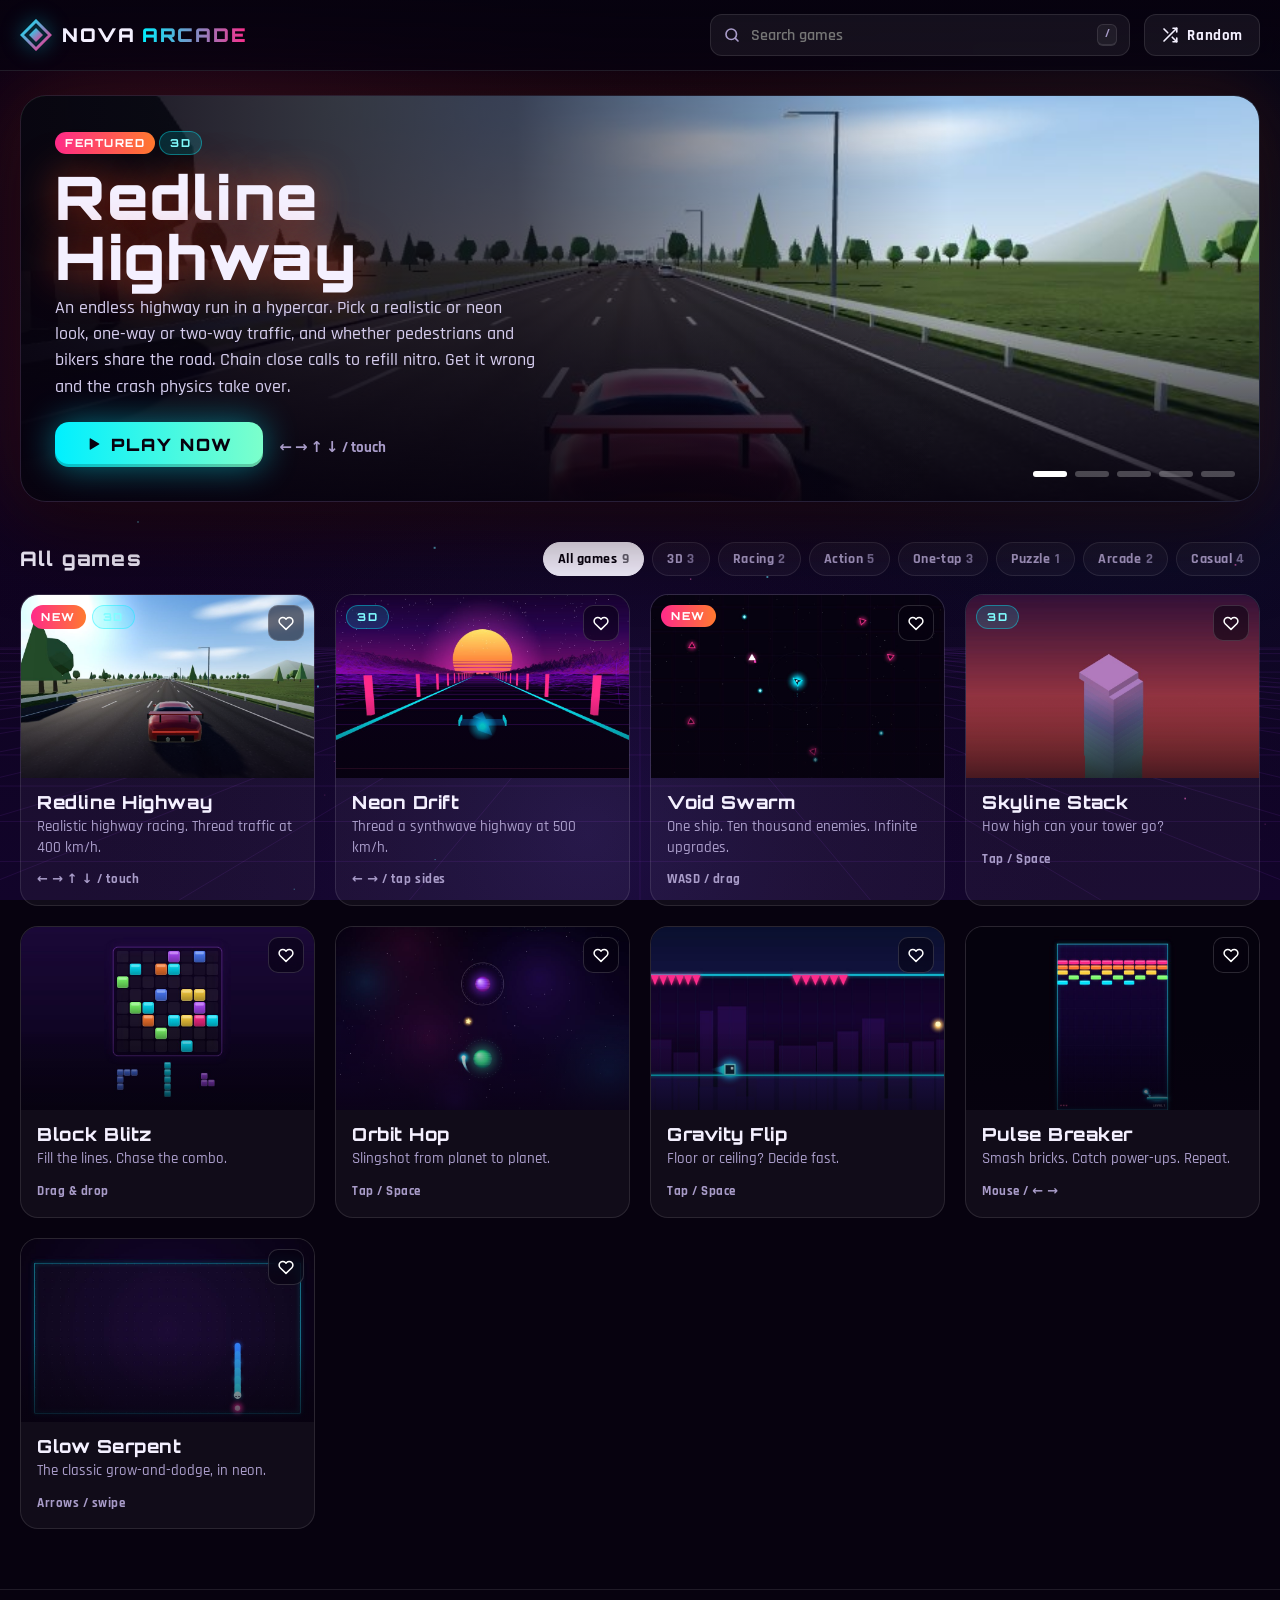
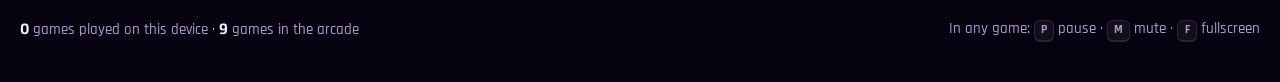
<file: index.html>
<!doctype html>
<html lang="en">
<head>
<meta charset="utf-8">
<meta name="viewport" content="width=device-width, initial-scale=1, viewport-fit=cover">
<title>Nova Arcade</title>
<meta name="description" content="Free browser games — fast, addictive, no downloads.">
<link rel="icon" href="assets/icon.svg" type="image/svg+xml">
<link rel="preconnect" href="https://fonts.googleapis.com">
<link rel="stylesheet" href="https://fonts.googleapis.com/css2?family=Exo+2:ital,wght@0,700;0,800;0,900;1,900&family=Orbitron:wght@600;800;900&family=Rajdhani:wght@500;600;700&display=swap">
<link rel="stylesheet" href="assets/portal.css">
</head>
<body>
<canvas id="bgfx" aria-hidden="true"></canvas>

<header class="top">
  <a class="logo" href="index.html" aria-label="Nova Arcade home">
    <svg viewBox="0 0 32 32" aria-hidden="true"><defs><linearGradient id="lg" x1="0" y1="0" x2="1" y2="1"><stop offset="0" stop-color="#00f0ff"/><stop offset="1" stop-color="#ff2a8a"/></linearGradient></defs><path d="M16 2 30 16 16 30 2 16Z" fill="none" stroke="url(#lg)" stroke-width="3"/><path d="M16 9 23 16 16 23 9 16Z" fill="url(#lg)"/></svg>
    <span>NOVA<b>ARCADE</b></span>
  </a>
  <label class="search">
    <svg viewBox="0 0 24 24" fill="none" stroke="currentColor" stroke-width="2.2" stroke-linecap="round" aria-hidden="true"><circle cx="11" cy="11" r="7"/><path d="m20 20-3.5-3.5"/></svg>
    <input id="q" type="search" placeholder="Search games" autocomplete="off" aria-label="Search games">
    <kbd>/</kbd>
  </label>
  <button class="pill" id="random" type="button">
    <svg viewBox="0 0 24 24" fill="none" stroke="currentColor" stroke-width="2.2" stroke-linecap="round" stroke-linejoin="round" aria-hidden="true"><path d="M16 3h5v5"/><path d="M4 20 21 3"/><path d="M21 16v5h-5"/><path d="m15 15 6 6"/><path d="M4 4l5 5"/></svg>
    <span>Random</span>
  </button>
</header>

<main>
  <section class="hero" id="hero" aria-label="Featured game"></section>

  <section class="row" id="recentWrap" hidden>
    <h2>Jump back in</h2>
    <div class="recent" id="recent"></div>
  </section>

  <section class="row">
    <div class="rowhead">
      <h2 id="gridTitle">All games</h2>
      <div class="chips" id="chips" role="tablist"></div>
    </div>
    <div class="grid" id="grid"></div>
    <p class="empty" id="empty" hidden>No games match that search.</p>
  </section>
</main>

<footer class="foot">
  <div><b id="statPlays">0</b> games played on this device &middot; <b id="statGames">0</b> games in the arcade</div>
  <div class="tips">In any game: <kbd>P</kbd> pause &middot; <kbd>M</kbd> mute &middot; <kbd>F</kbd> fullscreen</div>
</footer>

<script src="assets/games.js"></script>
<script src="assets/portal.js"></script>
</body>
</html>
</file>
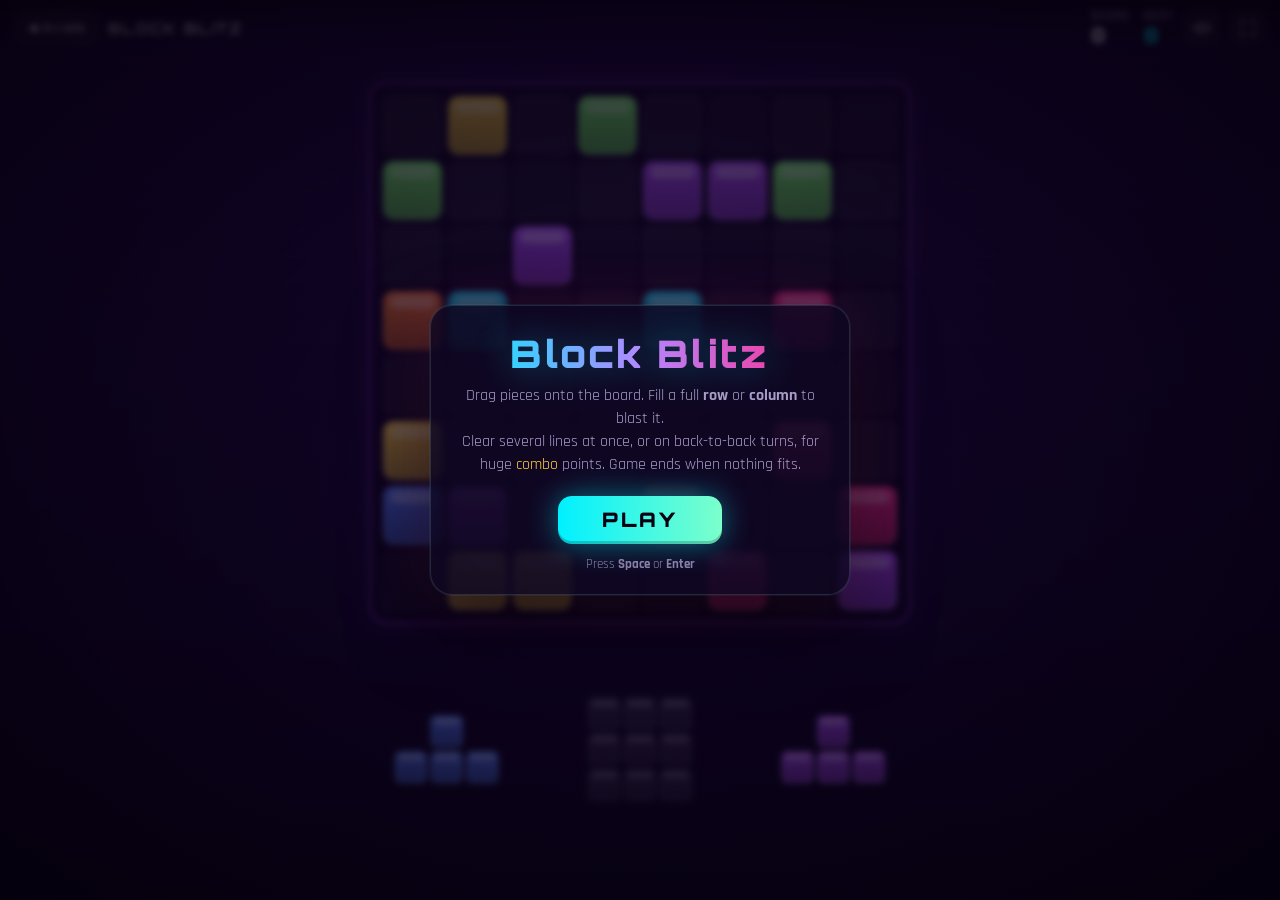
<file: games/block-blitz/index.html>
<!doctype html>
<html lang="en">
<head>
<meta charset="utf-8">
<meta name="viewport" content="width=device-width, initial-scale=1, maximum-scale=1, viewport-fit=cover">
<title>Block Blitz</title>
<link rel="preconnect" href="https://fonts.googleapis.com">
<link rel="stylesheet" href="https://fonts.googleapis.com/css2?family=Exo+2:ital,wght@0,700;0,800;0,900;1,900&family=Orbitron:wght@600;800;900&family=Rajdhani:wght@500;600;700&display=swap">
<link rel="stylesheet" href="../../shared/game.css">
</head>
<body>
<canvas id="c"></canvas>
<script src="../../shared/arcade.js"></script>
<script src="game.js"></script>
</body>
</html>
</file>
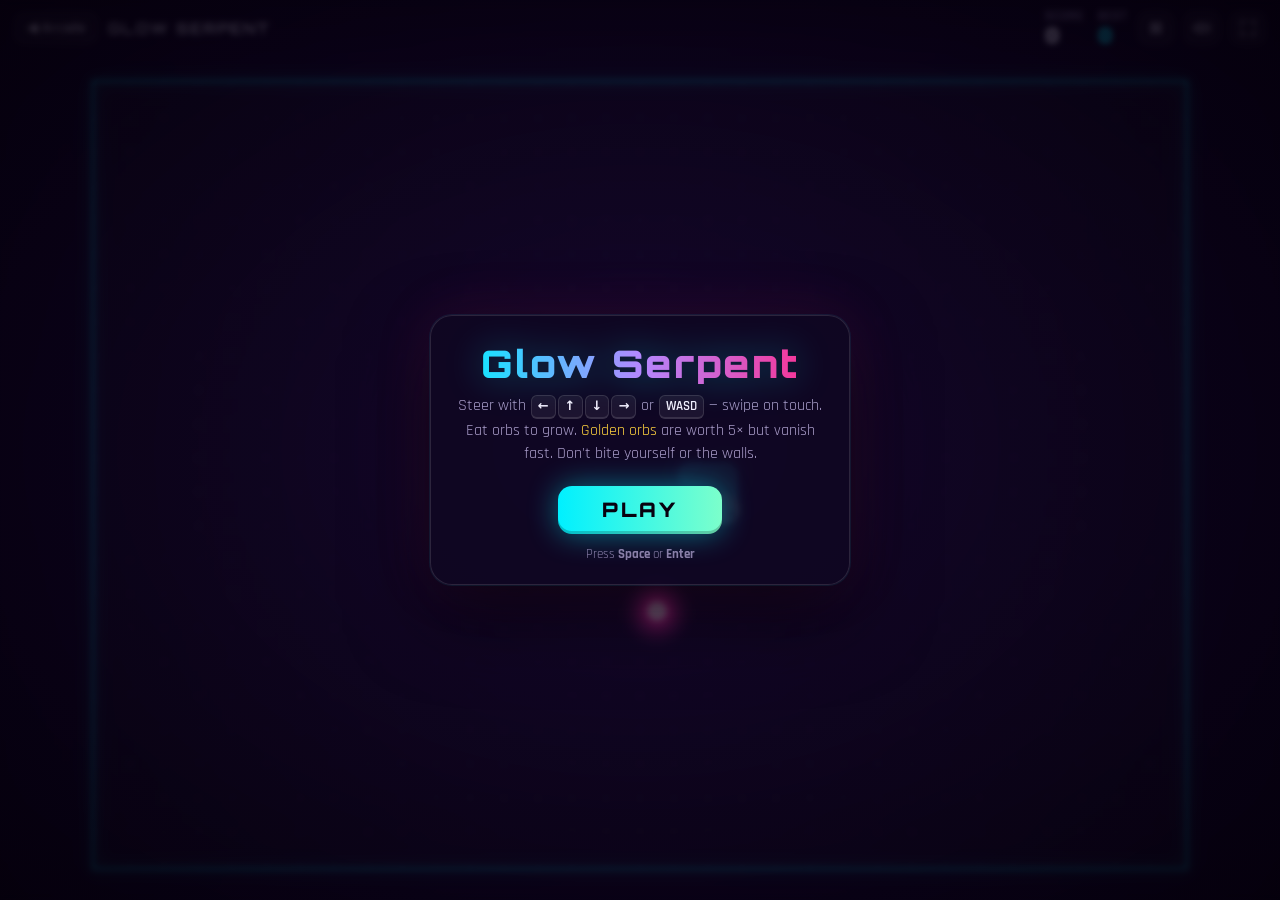
<file: games/glow-serpent/index.html>
<!doctype html>
<html lang="en">
<head>
<meta charset="utf-8">
<meta name="viewport" content="width=device-width, initial-scale=1, maximum-scale=1, viewport-fit=cover">
<title>Glow Serpent</title>
<link rel="preconnect" href="https://fonts.googleapis.com">
<link rel="stylesheet" href="https://fonts.googleapis.com/css2?family=Exo+2:ital,wght@0,700;0,800;0,900;1,900&family=Orbitron:wght@600;800;900&family=Rajdhani:wght@500;600;700&display=swap">
<link rel="stylesheet" href="../../shared/game.css">
</head>
<body>
<canvas id="c"></canvas>
<script src="../../shared/arcade.js"></script>
<script src="game.js"></script>
</body>
</html>
</file>
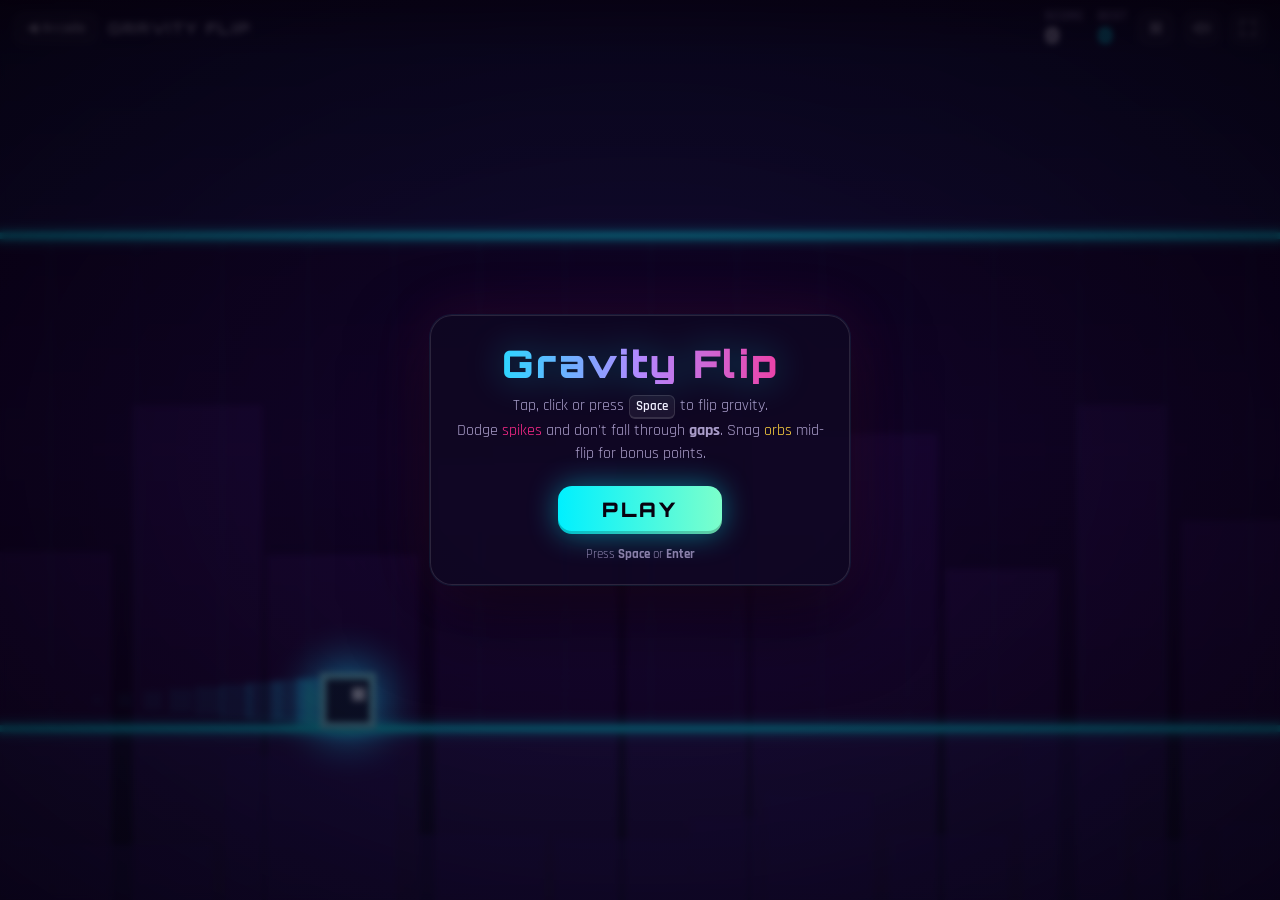
<file: games/gravity-flip/index.html>
<!doctype html>
<html lang="en">
<head>
<meta charset="utf-8">
<meta name="viewport" content="width=device-width, initial-scale=1, maximum-scale=1, viewport-fit=cover">
<title>Gravity Flip</title>
<link rel="preconnect" href="https://fonts.googleapis.com">
<link rel="stylesheet" href="https://fonts.googleapis.com/css2?family=Exo+2:ital,wght@0,700;0,800;0,900;1,900&family=Orbitron:wght@600;800;900&family=Rajdhani:wght@500;600;700&display=swap">
<link rel="stylesheet" href="../../shared/game.css">
</head>
<body>
<canvas id="c"></canvas>
<script src="../../shared/arcade.js"></script>
<script src="game.js"></script>
</body>
</html>
</file>
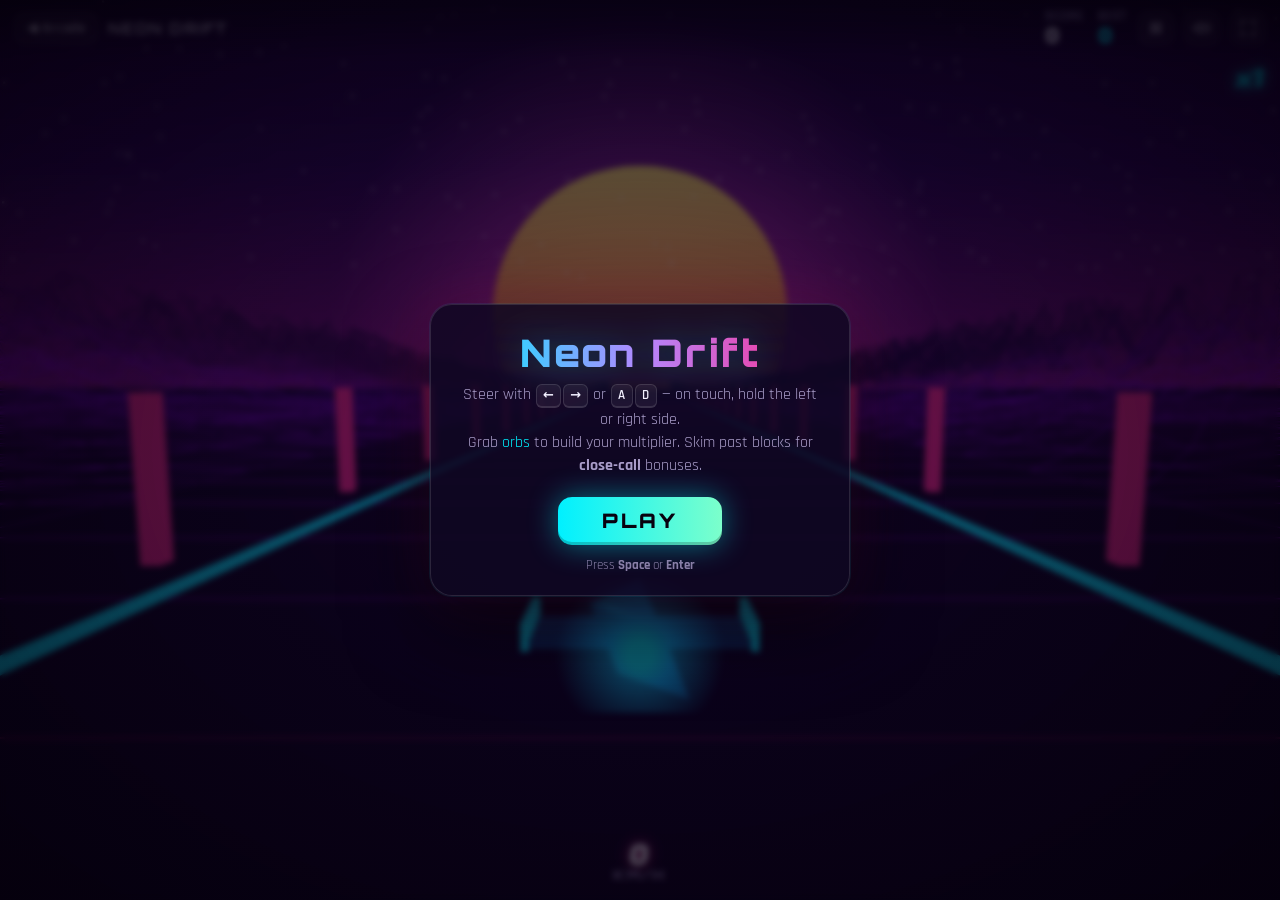
<file: games/neon-drift/index.html>
<!doctype html>
<html lang="en">
<head>
<meta charset="utf-8">
<meta name="viewport" content="width=device-width, initial-scale=1, maximum-scale=1, viewport-fit=cover">
<title>Neon Drift</title>
<link rel="preconnect" href="https://fonts.googleapis.com">
<link rel="stylesheet" href="https://fonts.googleapis.com/css2?family=Exo+2:ital,wght@0,700;0,800;0,900;1,900&family=Orbitron:wght@600;800;900&family=Rajdhani:wght@500;600;700&display=swap">
<link rel="stylesheet" href="../../shared/game.css">
<style>
  #speed { position: fixed; left: 50%; bottom: 18px; transform: translateX(-50%); z-index: 10;
    font: 800 14px/1 var(--display); letter-spacing: .2em; color: var(--muted); text-align: center; pointer-events: none; }
  #speed b { display: block; font: italic 900 30px/1 var(--num); color: #fff; text-shadow: 0 0 14px #ff2a8a; }
  #mult { position: fixed; right: 16px; top: 64px; z-index: 10; font: italic 900 26px/1 var(--num); color: #00f0ff;
    text-shadow: 0 0 14px #00f0ff; pointer-events: none; transition: transform .15s; }
</style>
</head>
<body>
<div id="speed"><b>0</b>KM/H</div>
<div id="mult">x1</div>
<script src="../../vendor/three.min.js"></script>
<script src="../../shared/arcade.js"></script>
<script src="game.js"></script>
</body>
</html>
</file>
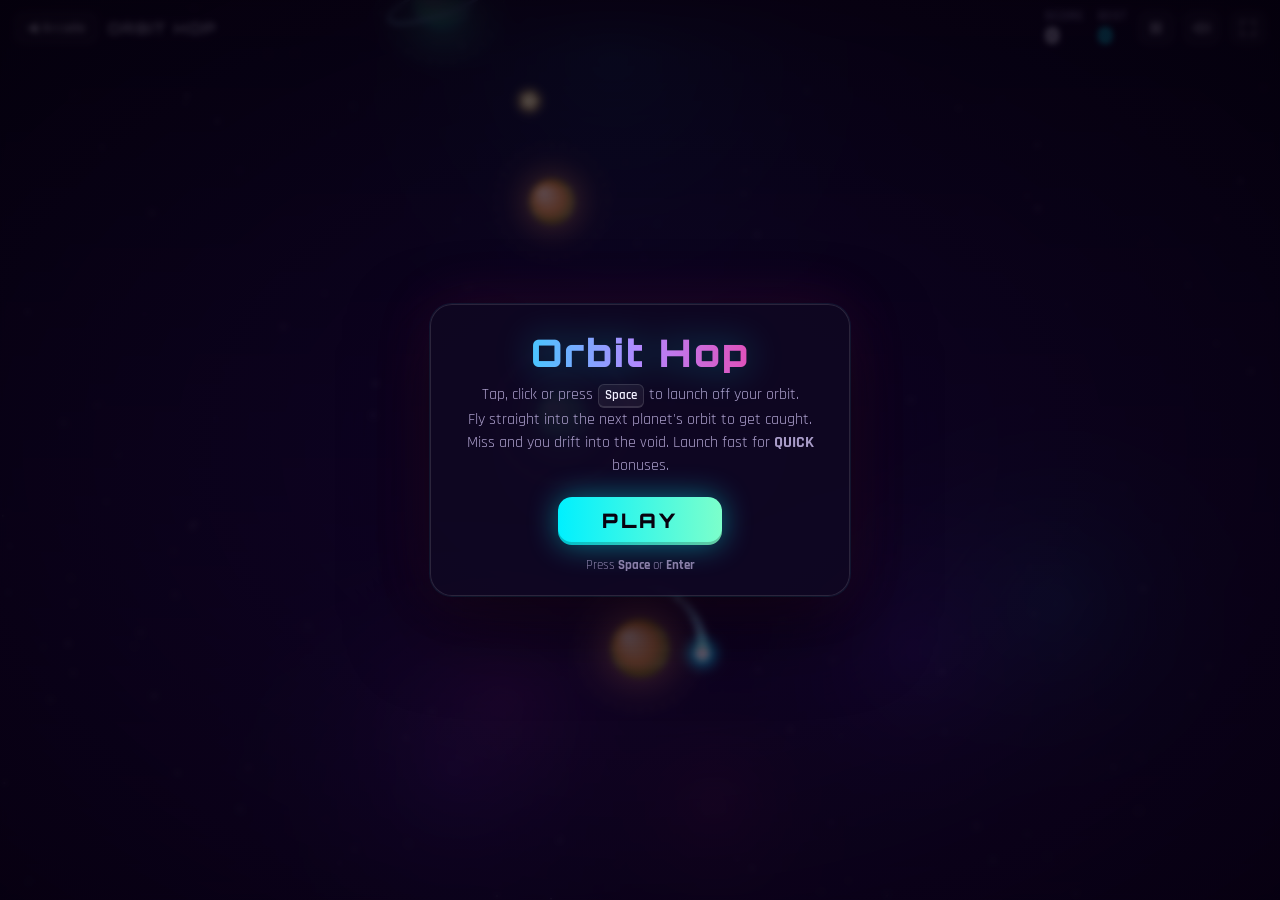
<file: games/orbit-hop/index.html>
<!doctype html>
<html lang="en">
<head>
<meta charset="utf-8">
<meta name="viewport" content="width=device-width, initial-scale=1, maximum-scale=1, viewport-fit=cover">
<title>Orbit Hop</title>
<link rel="preconnect" href="https://fonts.googleapis.com">
<link rel="stylesheet" href="https://fonts.googleapis.com/css2?family=Exo+2:ital,wght@0,700;0,800;0,900;1,900&family=Orbitron:wght@600;800;900&family=Rajdhani:wght@500;600;700&display=swap">
<link rel="stylesheet" href="../../shared/game.css">
</head>
<body>
<canvas id="c"></canvas>
<script src="../../shared/arcade.js"></script>
<script src="game.js"></script>
</body>
</html>
</file>
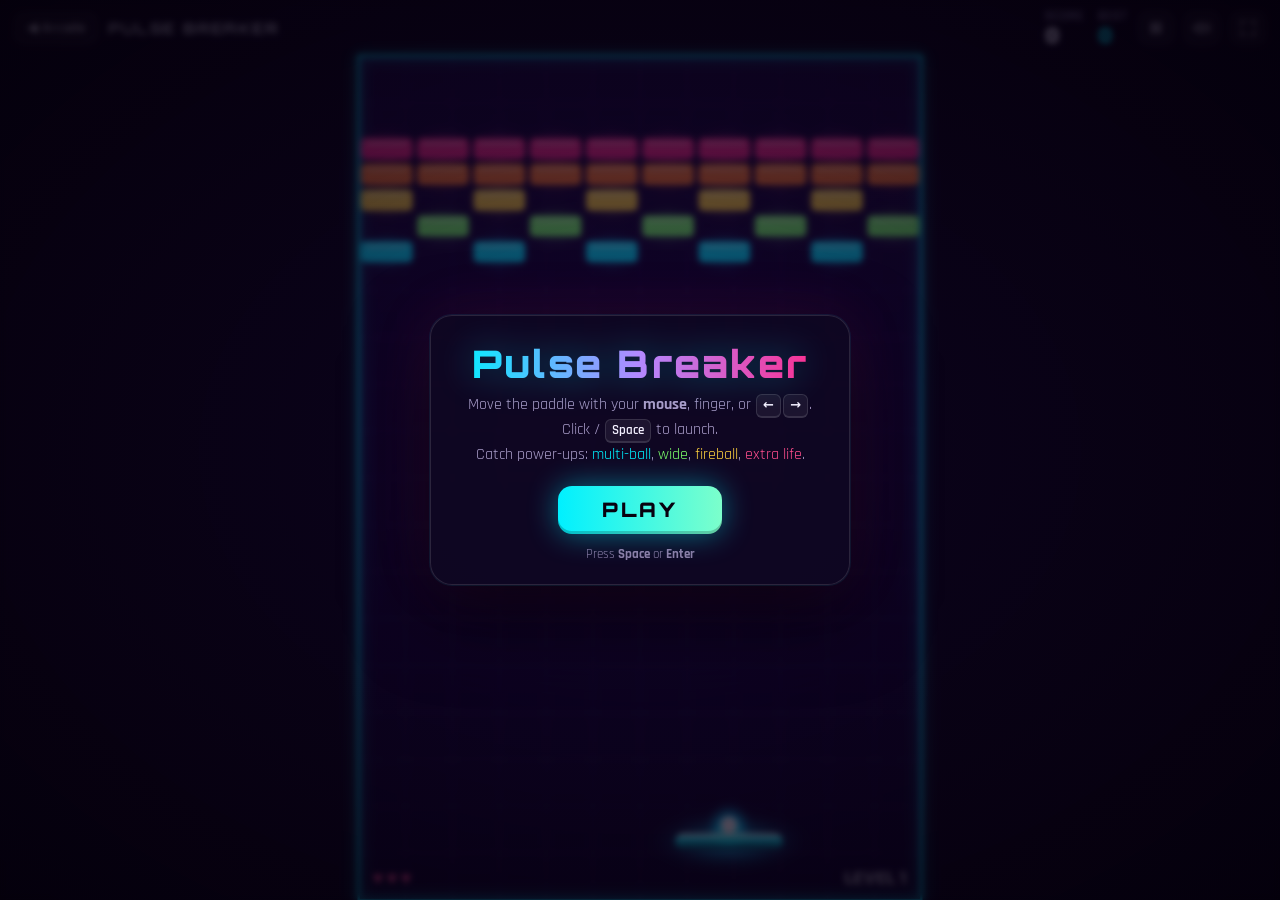
<file: games/pulse-breaker/index.html>
<!doctype html>
<html lang="en">
<head>
<meta charset="utf-8">
<meta name="viewport" content="width=device-width, initial-scale=1, maximum-scale=1, viewport-fit=cover">
<title>Pulse Breaker</title>
<link rel="preconnect" href="https://fonts.googleapis.com">
<link rel="stylesheet" href="https://fonts.googleapis.com/css2?family=Exo+2:ital,wght@0,700;0,800;0,900;1,900&family=Orbitron:wght@600;800;900&family=Rajdhani:wght@500;600;700&display=swap">
<link rel="stylesheet" href="../../shared/game.css">
</head>
<body>
<canvas id="c"></canvas>
<script src="../../shared/arcade.js"></script>
<script src="game.js"></script>
</body>
</html>
</file>
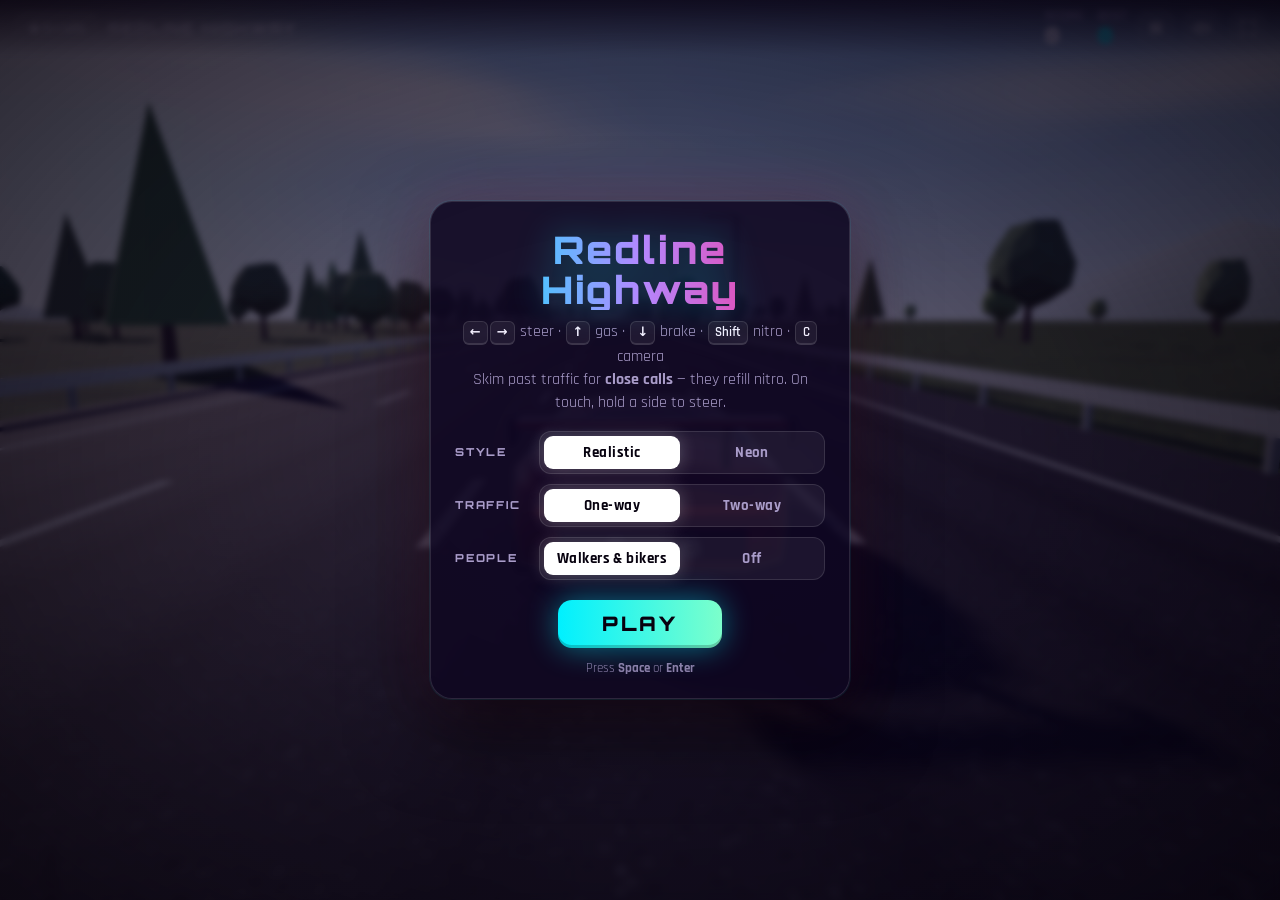
<file: games/redline-highway/index.html>
<!doctype html>
<html lang="en">
<head>
<meta charset="utf-8">
<meta name="viewport" content="width=device-width, initial-scale=1, maximum-scale=1, viewport-fit=cover">
<title>Redline Highway</title>
<link rel="preconnect" href="https://fonts.googleapis.com">
<link rel="stylesheet" href="https://fonts.googleapis.com/css2?family=Exo+2:ital,wght@0,700;0,800;0,900;1,900&family=Orbitron:wght@600;800;900&family=Rajdhani:wght@500;600;700&display=swap">
<link rel="stylesheet" href="../../shared/game.css">
<style>
  #hud { position: fixed; left: 50%; bottom: 14px; transform: translateX(-50%); z-index: 10; pointer-events: none; text-align: center;
    opacity: 0; transition: opacity .3s; }
  #hud.on { opacity: 1; }
  #spd b { display: block; font: italic 900 clamp(44px, 9vw, 68px)/0.9 var(--num); color: #fff; text-shadow: 0 2px 18px rgba(0,0,0,.6); }
  #spd span { font: 800 12px/1 var(--display); letter-spacing: .3em; color: rgba(255,255,255,.75); text-shadow: 0 1px 6px rgba(0,0,0,.7); }
  .bars { display: flex; gap: 10px; margin-top: 8px; justify-content: center; }
  .bar { width: min(150px, 34vw); }
  .bar div { height: 8px; border-radius: 99px; background: rgba(0,0,0,.45); border: 1px solid rgba(255,255,255,.25); overflow: hidden; }
  .bar i { display: block; height: 100%; width: 0; border-radius: 99px; }
  .bar.nos i { background: linear-gradient(90deg, #00b7ff, #7cf9ff); box-shadow: 0 0 10px #00d0ff; }
  .bar.dmg i { background: linear-gradient(90deg, #ffb000, #ff2a2a); }
  .bar span { display: block; margin-top: 3px; font: 800 10px/1 var(--display); letter-spacing: .25em; color: rgba(255,255,255,.75); text-shadow: 0 1px 4px rgba(0,0,0,.8); }
  #tag { position: fixed; right: 14px; top: 62px; z-index: 10; pointer-events: none; text-align: right;
    font: italic 900 24px/1.1 var(--num); color: #fff; text-shadow: 0 2px 12px rgba(0,0,0,.7); }
  #tag small { display: block; font: 800 11px/1.3 var(--display); letter-spacing: .18em; font-style: normal; color: #ffd23f; }
  #touch { position: fixed; left: 0; right: 0; bottom: 110px; z-index: 12; display: none; justify-content: space-between; padding: 0 14px; pointer-events: none; }
  #touch.on { display: flex; }
  #touch button { pointer-events: auto; width: 84px; height: 62px; border-radius: 16px; border: 1px solid rgba(255,255,255,.3);
    background: rgba(0,0,0,.4); color: #fff; font: 800 13px/1 var(--display); letter-spacing: .1em; backdrop-filter: blur(4px); touch-action: none; }
  #touch button:active { background: rgba(255,255,255,.25); }
  .rl-opts { margin: 16px 0 0; display: grid; gap: 10px; }
  .rl-row { display: flex; align-items: center; gap: 10px; }
  .rl-row > span { width: 74px; text-align: left; font: 800 11px/1 var(--display); letter-spacing: .16em; color: var(--muted); }
  .seg { flex: 1; display: grid; grid-template-columns: 1fr 1fr; gap: 4px; padding: 4px; border-radius: 12px; background: rgba(255,255,255,.06); border: 1px solid var(--line); }
  .seg button { appearance: none; border: 0; border-radius: 9px; padding: 9px 6px; cursor: pointer; background: none; color: var(--muted); font: 700 15px/1 var(--font); letter-spacing: .03em; transition: all .15s; }
  .seg button:hover { color: #fff; }
  .seg button.on { background: #fff; color: #07020f; box-shadow: 0 0 18px rgba(255,255,255,.25); }
  .rl-stats { display: flex; justify-content: center; gap: 18px; margin-top: 12px; }
  .rl-stats div { font: 800 18px/1.1 var(--num); color: #fff; }
  .rl-stats small { display: block; font: 700 10px/1.4 var(--display); letter-spacing: .16em; color: var(--muted); }
</style>
</head>
<body>
<div id="hud">
  <div id="spd"><b>0</b><span>KM/H</span></div>
  <div class="bars">
    <div class="bar nos"><div><i></i></div><span>NITRO</span></div>
    <div class="bar dmg"><div><i></i></div><span>DAMAGE</span></div>
  </div>
</div>
<div id="tag"></div>
<div id="touch"><button id="tb" type="button">BRAKE</button><button id="tn" type="button">NITRO</button></div>
<script src="../../vendor/three.min.js"></script>
<script src="../../shared/arcade.js"></script>
<script src="cars.js"></script>
<script src="people.js"></script>
<script src="world.js"></script>
<script src="game.js"></script>
</body>
</html>
</file>
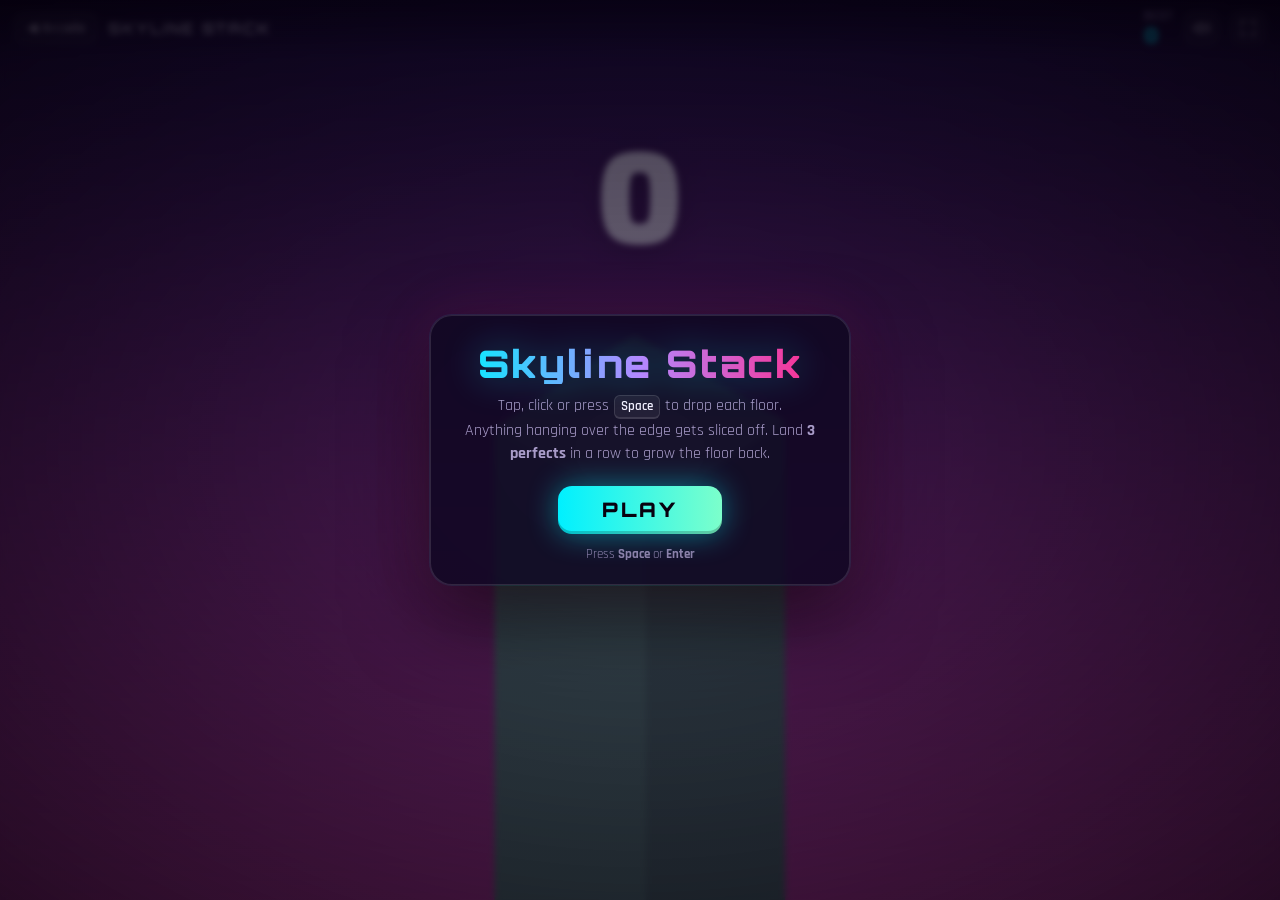
<file: games/skyline-stack/index.html>
<!doctype html>
<html lang="en">
<head>
<meta charset="utf-8">
<meta name="viewport" content="width=device-width, initial-scale=1, maximum-scale=1, viewport-fit=cover">
<title>Skyline Stack</title>
<link rel="preconnect" href="https://fonts.googleapis.com">
<link rel="stylesheet" href="https://fonts.googleapis.com/css2?family=Exo+2:ital,wght@0,700;0,800;0,900;1,900&family=Orbitron:wght@600;800;900&family=Rajdhani:wght@500;600;700&display=swap">
<link rel="stylesheet" href="../../shared/game.css">
<style>
  body { background: linear-gradient(180deg, var(--top, #1b0b3a), var(--bot, #ff6f91)); transition: background 1s; }
  #bg { position: fixed; inset: 0; background: linear-gradient(180deg, var(--top), var(--bot)); transition: opacity .8s; }
  #big { position: fixed; top: 14%; left: 0; right: 0; text-align: center; z-index: 5; pointer-events: none;
    font: 900 clamp(64px, 16vw, 130px)/1 var(--num); color: rgba(255,255,255,.92); text-shadow: 0 6px 30px rgba(0,0,0,.25); }
  #combo { position: fixed; top: calc(14% + clamp(62px, 15vw, 118px)); left: 0; right: 0; text-align: center; z-index: 5;
    pointer-events: none; font: 800 18px/1 var(--display); letter-spacing: .2em; color: #fff; opacity: 0; transition: opacity .2s; }
  .ub-hud .ub-stats > div:first-child { display: none; }
</style>
</head>
<body>
<div id="big">0</div>
<div id="combo">PERFECT</div>
<script src="../../vendor/three.min.js"></script>
<script src="../../shared/arcade.js"></script>
<script src="game.js"></script>
</body>
</html>
</file>
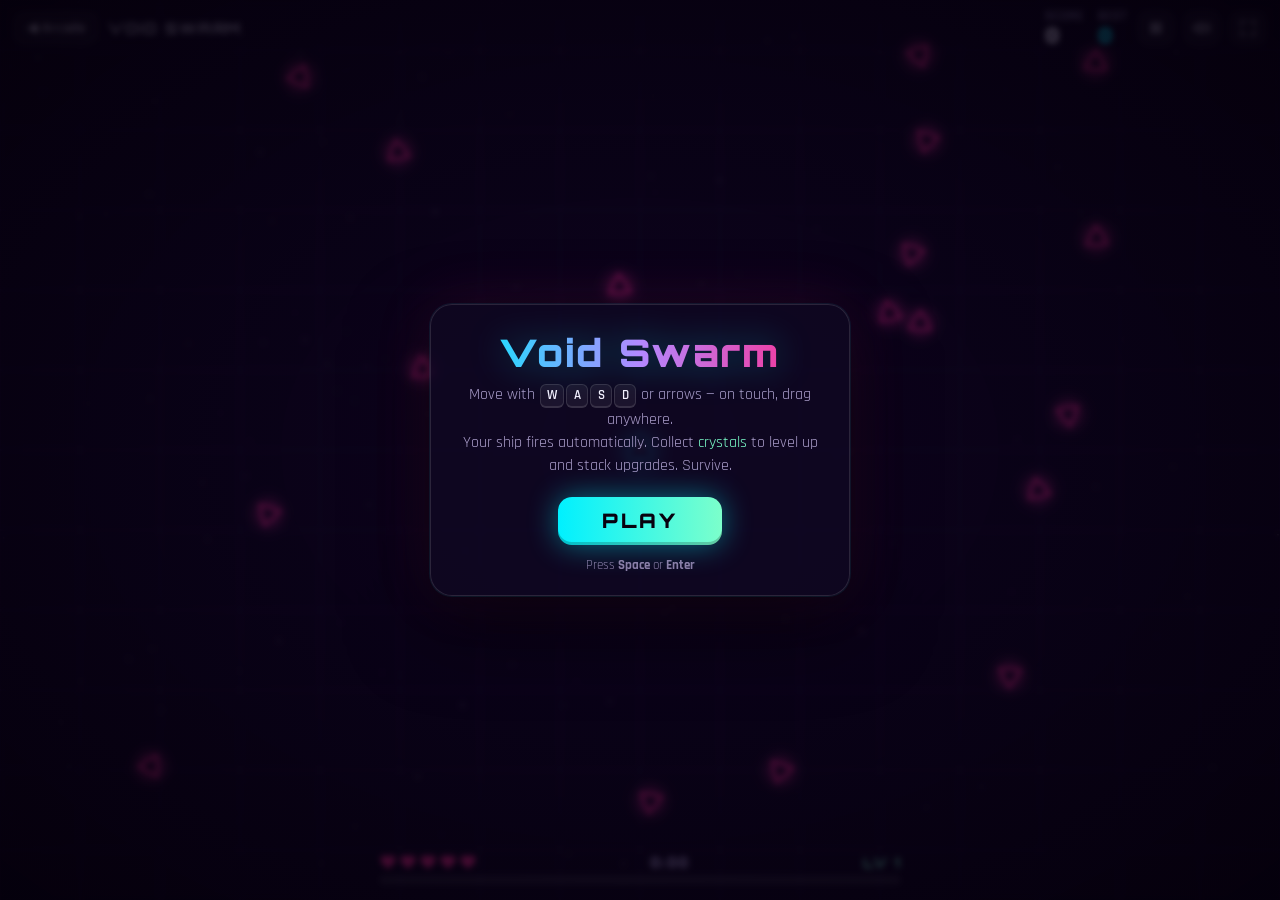
<file: games/void-swarm/index.html>
<!doctype html>
<html lang="en">
<head>
<meta charset="utf-8">
<meta name="viewport" content="width=device-width, initial-scale=1, maximum-scale=1, viewport-fit=cover">
<title>Void Swarm</title>
<link rel="preconnect" href="https://fonts.googleapis.com">
<link rel="stylesheet" href="https://fonts.googleapis.com/css2?family=Exo+2:ital,wght@0,700;0,800;0,900;1,900&family=Orbitron:wght@600;800;900&family=Rajdhani:wght@500;600;700&display=swap">
<link rel="stylesheet" href="../../shared/game.css">
<style>
  #bar { position: fixed; left: 50%; bottom: 16px; transform: translateX(-50%); width: min(520px, calc(100% - 32px)); z-index: 10; pointer-events: none; }
  #bar .row { display: flex; justify-content: space-between; align-items: end; margin-bottom: 6px; font: 800 14px/1 var(--display); letter-spacing: .1em; }
  #hearts { display: flex; gap: 4px; }
  #hearts i { width: 16px; height: 16px; display: block; background: #ff2a8a; clip-path: path("M8 15 1.5 8.5A4 4 0 0 1 8 3a4 4 0 0 1 6.5 5.5Z"); filter: drop-shadow(0 0 6px #ff2a8a); }
  #hearts i.off { background: rgba(255,255,255,.15); filter: none; }
  #xp { height: 8px; border-radius: 99px; background: rgba(255,255,255,.1); overflow: hidden; border: 1px solid rgba(255,255,255,.12); }
  #xp div { height: 100%; width: 0; background: linear-gradient(90deg, #00f0ff, #7cffcb); box-shadow: 0 0 12px #00f0ff; transition: width .15s; }
  #lvl { color: #7cffcb; } #time { color: var(--muted); font-family: var(--num); font-size: 16px; }
  #up { position: fixed; inset: 0; z-index: 35; display: none; place-items: center; padding: 16px; background: rgba(5,0,12,.72); backdrop-filter: blur(4px); }
  #up.show { display: grid; }
  #up h2 { margin: 0 0 16px; text-align: center; font: 900 30px/1 var(--display); letter-spacing: .12em; color: #7cffcb; text-shadow: 0 0 20px #00f0ff; }
  #cards { display: grid; grid-template-columns: repeat(3, minmax(0, 200px)); gap: 14px; }
  @media (max-width: 640px) { #cards { grid-template-columns: 1fr; width: min(340px, 100%); } }
  .card { cursor: pointer; text-align: left; border: 1px solid rgba(255,255,255,.14); border-radius: 18px; padding: 18px 16px; color: #fff;
    background: linear-gradient(160deg, rgba(40,16,80,.95), rgba(14,6,30,.95)); font: 600 15px/1.35 var(--font);
    transition: transform .12s, border-color .12s, box-shadow .12s; animation: ub-pop .3s backwards; }
  .card:hover, .card:focus { transform: translateY(-4px); border-color: var(--c); box-shadow: 0 0 30px color-mix(in srgb, var(--c) 45%, transparent); outline: none; }
  .card b { display: block; font: 800 17px/1.1 var(--display); color: var(--c); margin: 8px 0 6px; letter-spacing: .04em; }
  .card .ic { width: 42px; height: 42px; border-radius: 12px; display: grid; place-items: center; font: 900 20px/1 var(--display);
    background: color-mix(in srgb, var(--c) 22%, transparent); color: var(--c); }
  .card small { color: var(--muted); display: block; margin-top: 8px; }
  .card kbd { float: right; font: 700 12px/1 var(--font); color: var(--muted); border: 1px solid rgba(255,255,255,.2); border-radius: 6px; padding: 3px 6px; }
</style>
</head>
<body>
<canvas id="c"></canvas>
<div id="bar">
  <div class="row"><div id="hearts"></div><div id="time">0:00</div><div id="lvl">LV 1</div></div>
  <div id="xp"><div></div></div>
</div>
<div id="up"><div><h2>LEVEL UP</h2><div id="cards"></div></div></div>
<script src="../../shared/arcade.js"></script>
<script src="game.js"></script>
</body>
</html>
</file>
<file: assets/portal.css>
:root {
  --bg: #07020f;
  --bg2: #0f0522;
  --card: rgba(255, 255, 255, 0.045);
  --line: rgba(255, 255, 255, 0.1);
  --text: #f4f0ff;
  --muted: #a99cc9;
  --accent: #00f0ff;
  --accent2: #ff2a8a;
  --font: "Rajdhani", "Segoe UI", system-ui, -apple-system, sans-serif;
  --display: "Orbitron", "Segoe UI", system-ui, sans-serif;
  --num: "Exo 2", "Segoe UI", system-ui, sans-serif;
  --r: 18px;
}

* { box-sizing: border-box; }
html { scroll-behavior: smooth; }
body {
  margin: 0;
  min-height: 100vh;
  background: var(--bg);
  color: var(--text);
  font: 500 17px/1.45 var(--font);
  overflow-x: hidden;
}
#bgfx { position: fixed; inset: 0; width: 100%; height: 100%; z-index: -1; display: block; }

a { color: inherit; }
kbd {
  display: inline-block; min-width: 20px; padding: 1px 6px; border-radius: 6px;
  border: 1px solid var(--line); border-bottom-width: 2px; background: rgba(255, 255, 255, 0.05);
  font: 700 12px/1.4 var(--font); color: var(--muted); text-align: center;
}

/* ------------------------------------------------------------ header */
.top {
  position: sticky; top: 0; z-index: 10;
  display: flex; align-items: center; gap: 14px;
  padding: 14px max(16px, calc((100vw - 1240px) / 2));
  background: linear-gradient(to bottom, rgba(7, 2, 15, 0.92), rgba(7, 2, 15, 0.7));
  backdrop-filter: blur(14px);
  border-bottom: 1px solid var(--line);
}
.logo { display: flex; align-items: center; gap: 10px; text-decoration: none; flex-shrink: 0; }
.logo svg { width: 32px; height: 32px; filter: drop-shadow(0 0 10px rgba(0, 240, 255, 0.5)); }
.logo span { font: 900 19px/1 var(--display); letter-spacing: 0.1em; }
.logo b { font-weight: 900; margin-left: 6px; background: linear-gradient(90deg, var(--accent), var(--accent2)); -webkit-background-clip: text; background-clip: text; color: transparent; }

.search {
  flex: 1; max-width: 420px; margin-left: auto;
  display: flex; align-items: center; gap: 8px;
  padding: 0 12px; height: 42px; border-radius: 12px;
  background: rgba(255, 255, 255, 0.06); border: 1px solid var(--line);
  transition: border-color 0.15s, background 0.15s;
}
.search:focus-within { border-color: rgba(0, 240, 255, 0.6); background: rgba(255, 255, 255, 0.09); }
.search svg { width: 18px; height: 18px; color: var(--muted); flex-shrink: 0; }
.search input { flex: 1; min-width: 0; background: none; border: 0; outline: none; color: var(--text); font: 600 16px var(--font); }
.search input::-webkit-search-cancel-button { filter: invert(1); }

.pill {
  display: inline-flex; align-items: center; gap: 8px; height: 42px; padding: 0 16px;
  border-radius: 12px; border: 1px solid var(--line); cursor: pointer;
  background: rgba(255, 255, 255, 0.06); color: var(--text); font: 700 15px var(--font); letter-spacing: 0.04em;
  transition: background 0.15s, transform 0.1s, border-color 0.15s;
}
.pill:hover { background: rgba(255, 255, 255, 0.12); border-color: rgba(255, 255, 255, 0.25); }
.pill:active { transform: scale(0.96); }
.pill svg { width: 18px; height: 18px; }

@media (max-width: 640px) {
  .top { flex-wrap: wrap; gap: 10px; }
  .search { order: 3; max-width: none; flex-basis: 100%; }
  .pill { margin-left: auto; }
  .pill span { display: none; }
  .search kbd { display: none; }
}

main { padding: 0 max(16px, calc((100vw - 1240px) / 2)); }

/* -------------------------------------------------------------- hero */
.hero {
  position: relative; margin-top: 24px; border-radius: 26px; overflow: hidden;
  min-height: 380px; display: flex; align-items: flex-end;
  border: 1px solid var(--line);
  box-shadow: 0 30px 80px rgba(0, 0, 0, 0.5), 0 0 80px color-mix(in srgb, var(--c, #00f0ff) 18%, transparent);
  transition: box-shadow 0.6s;
}
.hero .slide { position: absolute; inset: 0; opacity: 0; transition: opacity 0.7s; }
.hero .slide.on { opacity: 1; }
.hero .slide img { width: 100%; height: 100%; object-fit: cover; transform: scale(1.04); transition: transform 7s linear; }
.hero .slide.on img { transform: scale(1.12); }
.hero .slide::after {
  content: ""; position: absolute; inset: 0;
  background: linear-gradient(90deg, rgba(7, 2, 15, 0.95) 0%, rgba(7, 2, 15, 0.7) 40%, rgba(7, 2, 15, 0) 75%),
              linear-gradient(0deg, rgba(7, 2, 15, 0.9), rgba(7, 2, 15, 0) 50%);
}
.hero .info { position: relative; z-index: 2; padding: 34px; max-width: 560px; }
.badge {
  display: inline-flex; align-items: center; gap: 6px; padding: 4px 10px; border-radius: 99px;
  font: 800 11px/1.3 var(--display); letter-spacing: 0.14em; text-transform: uppercase;
  background: rgba(255, 255, 255, 0.1); border: 1px solid rgba(255, 255, 255, 0.18); color: var(--text);
}
.badge.hot { background: linear-gradient(90deg, #ff2a8a, #ff7a2f); border: 0; color: #fff; }
.badge.d3 { background: rgba(0, 240, 255, 0.15); border-color: rgba(0, 240, 255, 0.4); color: #7ffcff; }
.hero h1 {
  margin: 12px 0 8px; font: 900 clamp(34px, 6vw, 60px)/1 var(--display); letter-spacing: 0.03em;
  text-shadow: 0 0 40px color-mix(in srgb, var(--c, #00f0ff) 60%, transparent);
}
.hero p { margin: 0 0 22px; color: #d6cdee; font-size: 18px; max-width: 480px; }
.play {
  display: inline-flex; align-items: center; gap: 10px; padding: 14px 30px; border-radius: 14px;
  font: 900 17px/1 var(--display); letter-spacing: 0.12em; color: #07020f; text-decoration: none;
  background: linear-gradient(90deg, var(--accent), #7cffcb);
  box-shadow: 0 0 34px rgba(0, 240, 255, 0.45), inset 0 -3px 0 rgba(0, 0, 0, 0.2);
  transition: transform 0.12s, box-shadow 0.15s;
}
.play:hover { transform: translateY(-2px); box-shadow: 0 0 50px rgba(0, 240, 255, 0.7), inset 0 -3px 0 rgba(0, 0, 0, 0.2); }
.play svg { width: 16px; height: 16px; }
.hero .meta { display: inline-flex; gap: 16px; margin-left: 16px; color: var(--muted); font-weight: 700; font-size: 15px; vertical-align: middle; }
.hero .dots { position: absolute; right: 24px; bottom: 24px; z-index: 3; display: flex; gap: 8px; }
.hero .dots button {
  width: 34px; height: 6px; border-radius: 99px; border: 0; padding: 0; cursor: pointer;
  background: rgba(255, 255, 255, 0.25); overflow: hidden; position: relative;
}
.hero .dots button.on::after {
  content: ""; position: absolute; inset: 0; background: #fff; transform-origin: left;
  animation: fillbar 6s linear forwards;
}
.hero.paused .dots button.on::after { animation-play-state: paused; }
@keyframes fillbar { from { transform: scaleX(0); } to { transform: scaleX(1); } }
@media (max-width: 640px) {
  .hero { min-height: 420px; }
  .hero .info { padding: 22px; }
  .hero .meta { display: flex; margin: 14px 0 0; }
  .hero .dots { left: 22px; right: auto; top: 22px; bottom: auto; }
}

/* ---------------------------------------------------------- sections */
.row { margin-top: 40px; }
.row h2 { margin: 0; font: 800 20px/1.2 var(--display); letter-spacing: 0.06em; }
.rowhead { display: flex; align-items: center; justify-content: space-between; gap: 16px; flex-wrap: wrap; margin-bottom: 18px; }
#recentWrap h2 { margin-bottom: 14px; }
.chips { display: flex; gap: 8px; flex-wrap: wrap; }
.chip {
  padding: 7px 14px; border-radius: 99px; border: 1px solid var(--line); cursor: pointer;
  background: rgba(255, 255, 255, 0.04); color: var(--muted); font: 700 14px var(--font); letter-spacing: 0.04em;
  transition: all 0.15s;
}
.chip:hover { color: var(--text); border-color: rgba(255, 255, 255, 0.3); }
.chip.on { color: #07020f; background: var(--text); border-color: var(--text); }
.chip .n { opacity: 0.6; margin-left: 4px; }

/* ------------------------------------------------------------- cards */
.grid { display: grid; grid-template-columns: repeat(auto-fill, minmax(260px, 1fr)); gap: 20px; }
.card {
  --c: #00f0ff;
  position: relative; display: block; text-decoration: none; border-radius: var(--r); overflow: hidden;
  background: var(--card); border: 1px solid var(--line);
  transition: transform 0.2s cubic-bezier(.2, .9, .3, 1.2), border-color 0.2s, box-shadow 0.2s;
  animation: rise 0.45s backwards;
}
@keyframes rise { from { opacity: 0; transform: translateY(14px); } }
.card:hover, .card:focus-visible {
  transform: translateY(-6px);
  border-color: color-mix(in srgb, var(--c) 70%, transparent);
  box-shadow: 0 18px 50px rgba(0, 0, 0, 0.5), 0 0 40px color-mix(in srgb, var(--c) 35%, transparent);
  outline: none;
}
.card .thumb { position: relative; aspect-ratio: 16 / 10; overflow: hidden; background: #120628; }
.card .thumb img { width: 100%; height: 100%; object-fit: cover; display: block; transition: transform 0.4s, filter 0.3s; }
.card:hover .thumb img { transform: scale(1.08); filter: saturate(1.2) brightness(1.08); }
.card .thumb::after { content: ""; position: absolute; inset: 0; background: linear-gradient(0deg, rgba(7, 2, 15, 0.7), rgba(7, 2, 15, 0) 45%); }
.card .playico {
  position: absolute; left: 50%; top: 50%; z-index: 2; width: 58px; height: 58px; border-radius: 50%;
  display: grid; place-items: center; background: var(--c); color: #07020f;
  transform: translate(-50%, -50%) scale(0.6); opacity: 0; transition: all 0.2s;
  box-shadow: 0 0 30px var(--c);
}
.card .playico svg { width: 22px; height: 22px; margin-left: 3px; }
.card:hover .playico { opacity: 1; transform: translate(-50%, -50%) scale(1); }
.card .tags { position: absolute; left: 10px; top: 10px; z-index: 2; display: flex; gap: 6px; }
.card .body { padding: 14px 16px 16px; }
.card h3 { margin: 0; font: 800 18px/1.2 var(--display); letter-spacing: 0.03em; }
.card .tl { margin: 4px 0 0; color: var(--muted); font-size: 15px; line-height: 1.35; }
.card .foot2 { display: flex; align-items: center; justify-content: space-between; margin-top: 12px; font-size: 13px; color: var(--muted); font-weight: 700; letter-spacing: 0.04em; }
.card .best { color: var(--c); font: 800 14px/1 var(--num); letter-spacing: 0.02em; }
.card .best small { color: var(--muted); font: 700 11px var(--font); letter-spacing: 0.12em; margin-right: 4px; }
.fav {
  position: absolute; right: 10px; top: 10px; z-index: 3; width: 36px; height: 36px; border-radius: 10px;
  display: grid; place-items: center; cursor: pointer; border: 1px solid rgba(255, 255, 255, 0.15);
  background: rgba(7, 2, 15, 0.55); color: #fff; backdrop-filter: blur(6px); transition: transform 0.12s, background 0.15s;
}
.fav:hover { background: rgba(7, 2, 15, 0.8); }
.fav:active { transform: scale(0.88); }
.fav svg { width: 18px; height: 18px; }
.fav.on { color: #ff2a8a; }
.fav.on svg { fill: currentColor; filter: drop-shadow(0 0 6px #ff2a8a); }

.recent { display: flex; gap: 14px; overflow-x: auto; padding-bottom: 8px; scrollbar-width: thin; }
.mini {
  --c: #00f0ff;
  flex: 0 0 auto; display: flex; align-items: center; gap: 12px; padding: 8px 16px 8px 8px; border-radius: 14px;
  text-decoration: none; background: var(--card); border: 1px solid var(--line); transition: border-color 0.15s, transform 0.15s;
}
.mini:hover { border-color: var(--c); transform: translateY(-2px); }
.mini img { width: 64px; height: 44px; border-radius: 9px; object-fit: cover; }
.mini b { display: block; font: 800 14px/1.2 var(--display); }
.mini span { font-size: 13px; color: var(--muted); font-weight: 600; }

.empty { color: var(--muted); text-align: center; padding: 40px 0; }

.foot {
  margin: 60px auto 0; padding: 28px max(16px, calc((100vw - 1240px) / 2)) 40px;
  border-top: 1px solid var(--line); color: var(--muted); display: flex; justify-content: space-between; gap: 12px; flex-wrap: wrap; font-size: 15px;
}
.foot b { color: var(--text); font-family: var(--num); }
</file>
<file: shared/game.css>
/* Shared shell styles for every game page */
:root {
  --bg: #07020f;
  --panel: rgba(16, 8, 34, 0.86);
  --line: rgba(255, 255, 255, 0.12);
  --text: #f4f0ff;
  --muted: #a99cc9;
  --accent: #00f0ff;
  --accent2: #ff2a8a;
  --font: "Rajdhani", "Segoe UI", system-ui, -apple-system, sans-serif;
  --display: "Orbitron", "Segoe UI", system-ui, sans-serif;
  --num: "Exo 2", "Segoe UI", system-ui, sans-serif;
}

* { box-sizing: border-box; }

html, body {
  margin: 0;
  height: 100%;
  overflow: hidden;
  background: var(--bg);
  color: var(--text);
  font-family: var(--font);
  -webkit-user-select: none;
  user-select: none;
  -webkit-tap-highlight-color: transparent;
  touch-action: none;
  overscroll-behavior: none;
}

canvas { display: block; position: fixed; inset: 0; width: 100%; height: 100%; }

/* ---------- HUD ---------- */
.ub-hud {
  position: fixed;
  top: 0; left: 0; right: 0;
  display: flex;
  align-items: center;
  gap: 10px;
  padding: 10px 14px;
  padding-top: max(10px, env(safe-area-inset-top));
  z-index: 20;
  pointer-events: none;
  background: linear-gradient(to bottom, rgba(7, 2, 15, 0.75), rgba(7, 2, 15, 0));
}
.ub-hud > * { pointer-events: auto; }

.ub-back, .ub-btn {
  appearance: none;
  border: 1px solid var(--line);
  background: rgba(255, 255, 255, 0.06);
  color: var(--text);
  font: 600 14px/1 var(--font);
  letter-spacing: 0.04em;
  padding: 8px 12px;
  border-radius: 10px;
  text-decoration: none;
  cursor: pointer;
  backdrop-filter: blur(6px);
  transition: background 0.15s, border-color 0.15s, transform 0.1s;
}
.ub-back:hover, .ub-btn:hover { background: rgba(255, 255, 255, 0.14); border-color: rgba(255, 255, 255, 0.3); }
.ub-back:active, .ub-btn:active { transform: scale(0.96); }
.ub-btn { width: 36px; height: 34px; padding: 0; display: grid; place-items: center; }
.ub-btn svg { width: 18px; height: 18px; }

.ub-title {
  font: 700 15px/1 var(--display);
  letter-spacing: 0.12em;
  text-transform: uppercase;
  opacity: 0.85;
  white-space: nowrap;
  overflow: hidden;
  text-overflow: ellipsis;
}

.ub-spacer { flex: 1; }

.ub-stats { display: flex; gap: 14px; font: 600 13px/1 var(--font); color: var(--muted); letter-spacing: 0.08em; }
.ub-stats b { display: block; font: 900 22px/1.05 var(--num); color: var(--text); letter-spacing: 0.02em; }
.ub-stats .ub-best b { color: var(--accent); }

@media (max-width: 560px) {
  .ub-title { display: none; }
  .ub-stats b { font-size: 17px; }
}

/* ---------- Overlay ---------- */
.ub-overlay {
  position: fixed;
  inset: 0;
  z-index: 30;
  display: grid;
  place-items: center;
  padding: 16px;
  background: radial-gradient(ellipse at center, rgba(20, 6, 45, 0.55), rgba(5, 0, 12, 0.85));
  backdrop-filter: blur(3px);
  transition: opacity 0.25s;
}
.ub-overlay.hidden { opacity: 0; pointer-events: none; }

.ub-panel {
  width: min(420px, 100%);
  max-height: calc(100vh - 20px);
  overflow-y: auto;
  text-align: center;
  padding: 28px 24px 22px;
  border-radius: 22px;
  background: var(--panel);
  border: 1px solid var(--line);
  box-shadow: 0 0 0 1px rgba(0, 240, 255, 0.08), 0 30px 80px rgba(0, 0, 0, 0.6), 0 0 60px rgba(255, 42, 138, 0.12);
  animation: ub-pop 0.35s cubic-bezier(.2, 1.4, .4, 1);
}
@keyframes ub-pop { from { transform: scale(0.9); opacity: 0; } to { transform: none; opacity: 1; } }

.ub-panel h1 {
  margin: 0 0 6px;
  font: 900 clamp(26px, 7vw, 38px)/1.05 var(--display);
  letter-spacing: 0.06em;
  background: linear-gradient(90deg, var(--accent), #b388ff 50%, var(--accent2));
  -webkit-background-clip: text;
  background-clip: text;
  color: transparent;
  filter: drop-shadow(0 0 18px rgba(0, 240, 255, 0.35));
}
.ub-howto { margin: 10px 0 0; color: var(--muted); font-size: 16px; line-height: 1.45; }
.ub-howto kbd {
  display: inline-block; min-width: 22px; padding: 2px 6px; margin: 0 1px;
  border-radius: 6px; border: 1px solid var(--line); border-bottom-width: 2px;
  background: rgba(255, 255, 255, 0.06); color: var(--text); font: 600 13px/1.3 var(--font);
}
.ub-result { margin: 14px 0 4px; }
.ub-result:empty { display: none; }
.ub-result .ub-big { font: italic 900 60px/1 var(--num); color: var(--text); text-shadow: 0 0 24px rgba(0, 240, 255, 0.5); }
.ub-result .ub-label { color: var(--muted); letter-spacing: 0.2em; font-size: 13px; font-weight: 700; }
.ub-result .ub-new {
  display: inline-block; margin-top: 10px; padding: 5px 12px; border-radius: 99px;
  font: 800 13px/1 var(--display); letter-spacing: 0.12em; color: #1a0014;
  background: linear-gradient(90deg, #ffe76a, #ff9f43); box-shadow: 0 0 22px rgba(255, 200, 80, 0.6);
  animation: ub-pulse 0.9s ease-in-out infinite alternate;
}
@keyframes ub-pulse { to { transform: scale(1.08); } }

.ub-play {
  margin-top: 20px;
  appearance: none;
  border: 0;
  cursor: pointer;
  padding: 14px 44px;
  border-radius: 14px;
  font: 900 20px/1 var(--display);
  letter-spacing: 0.14em;
  color: #08010f;
  background: linear-gradient(90deg, var(--accent), #7cffcb);
  box-shadow: 0 0 30px rgba(0, 240, 255, 0.45), inset 0 -3px 0 rgba(0, 0, 0, 0.2);
  transition: transform 0.12s, box-shadow 0.12s;
}
.ub-play:hover { transform: translateY(-2px) scale(1.03); box-shadow: 0 0 44px rgba(0, 240, 255, 0.7), inset 0 -3px 0 rgba(0, 0, 0, 0.2); }
.ub-play:active { transform: scale(0.97); }
.ub-hint { display: block; margin-top: 12px; color: var(--muted); font-size: 13px; opacity: 0.8; }

/* ---------- Floating score popups ---------- */
.ub-popup {
  position: fixed;
  z-index: 25;
  transform: translate(-50%, -50%);
  font: 900 20px/1 var(--display);
  letter-spacing: 0.04em;
  pointer-events: none;
  white-space: nowrap;
  text-shadow: 0 0 12px currentColor;
  animation: ub-float 0.9s ease-out forwards;
}
@keyframes ub-float {
  0% { opacity: 0; transform: translate(-50%, -30%) scale(0.6); }
  15% { opacity: 1; transform: translate(-50%, -60%) scale(1.15); }
  100% { opacity: 0; transform: translate(-50%, -160%) scale(1); }
}

.ub-paused {
  position: fixed; inset: 0; z-index: 28; display: none; place-items: center;
  background: rgba(5, 0, 12, 0.55); font: 900 34px/1 var(--display); letter-spacing: 0.2em;
}
.ub-paused.show { display: grid; }
.ub-paused small { display: block; margin-top: 10px; font: 600 15px/1 var(--font); letter-spacing: 0.1em; color: var(--muted); text-align: center; }
</file>
